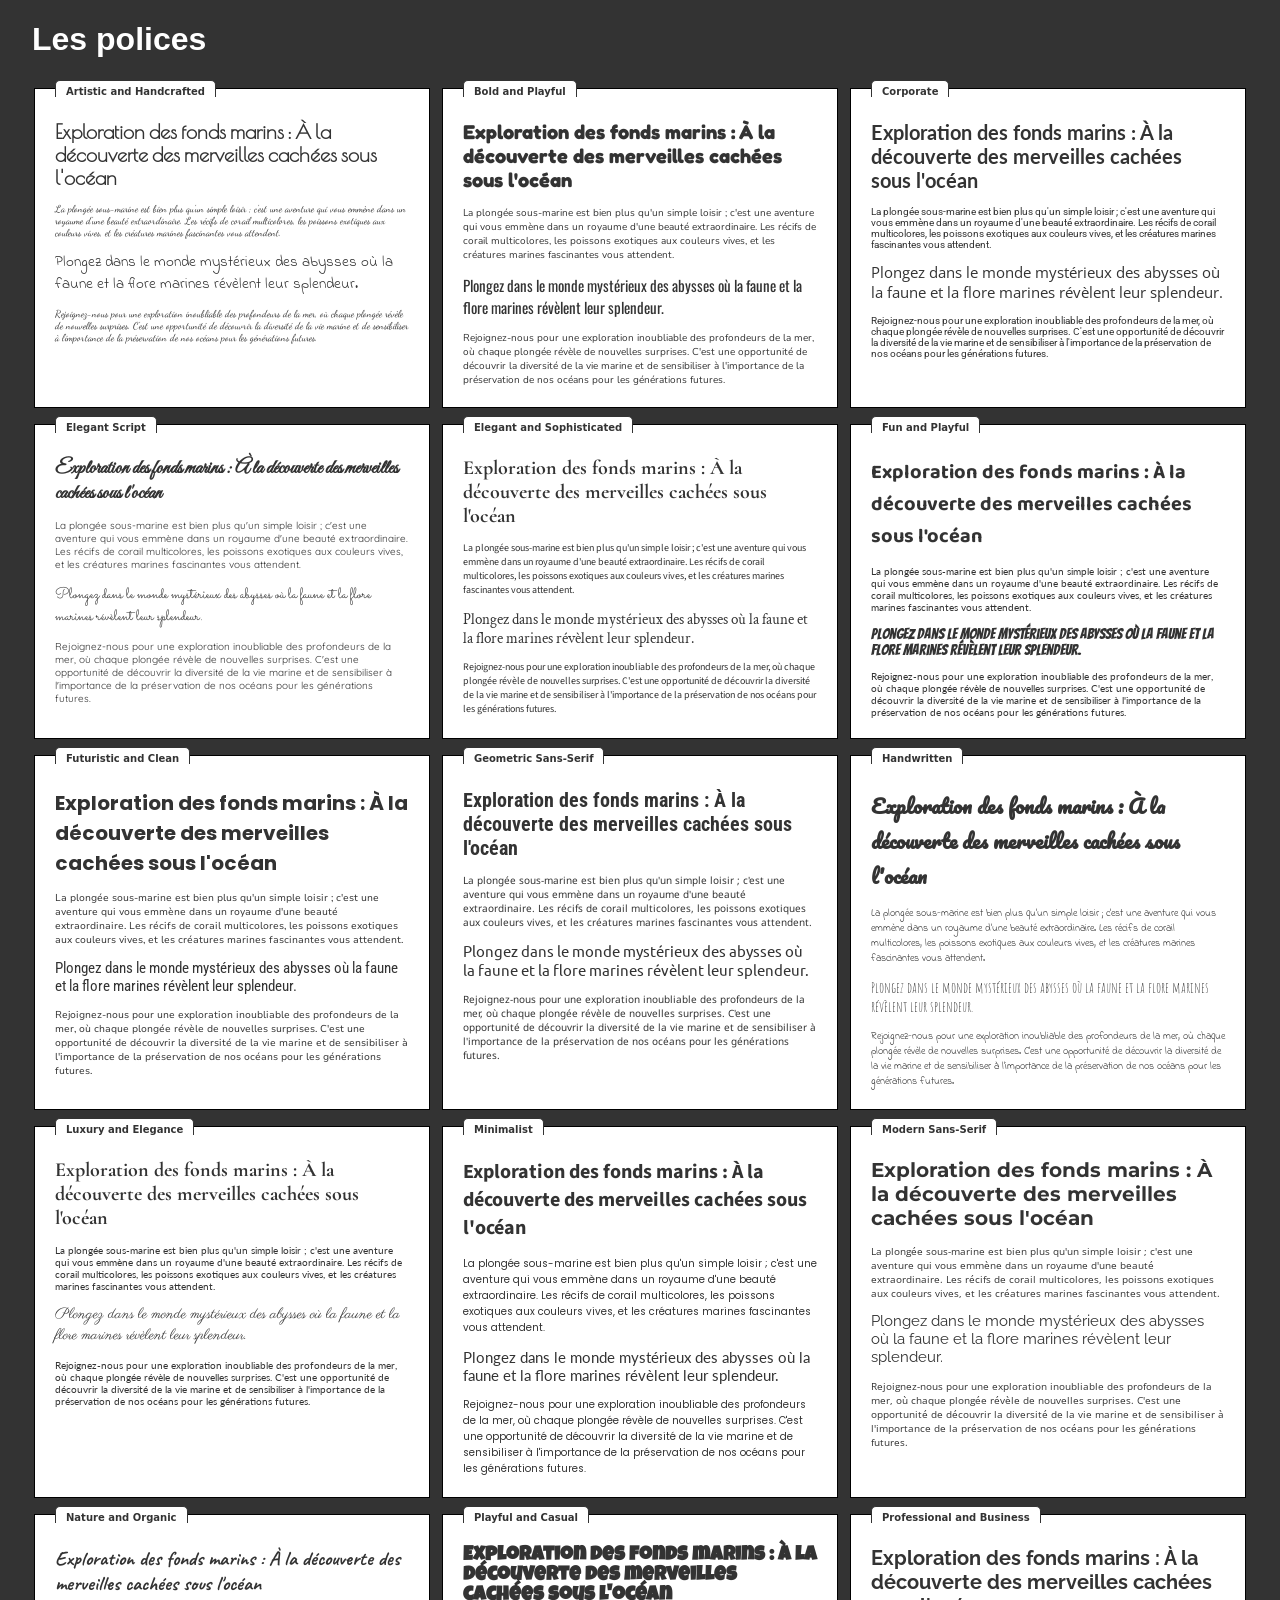
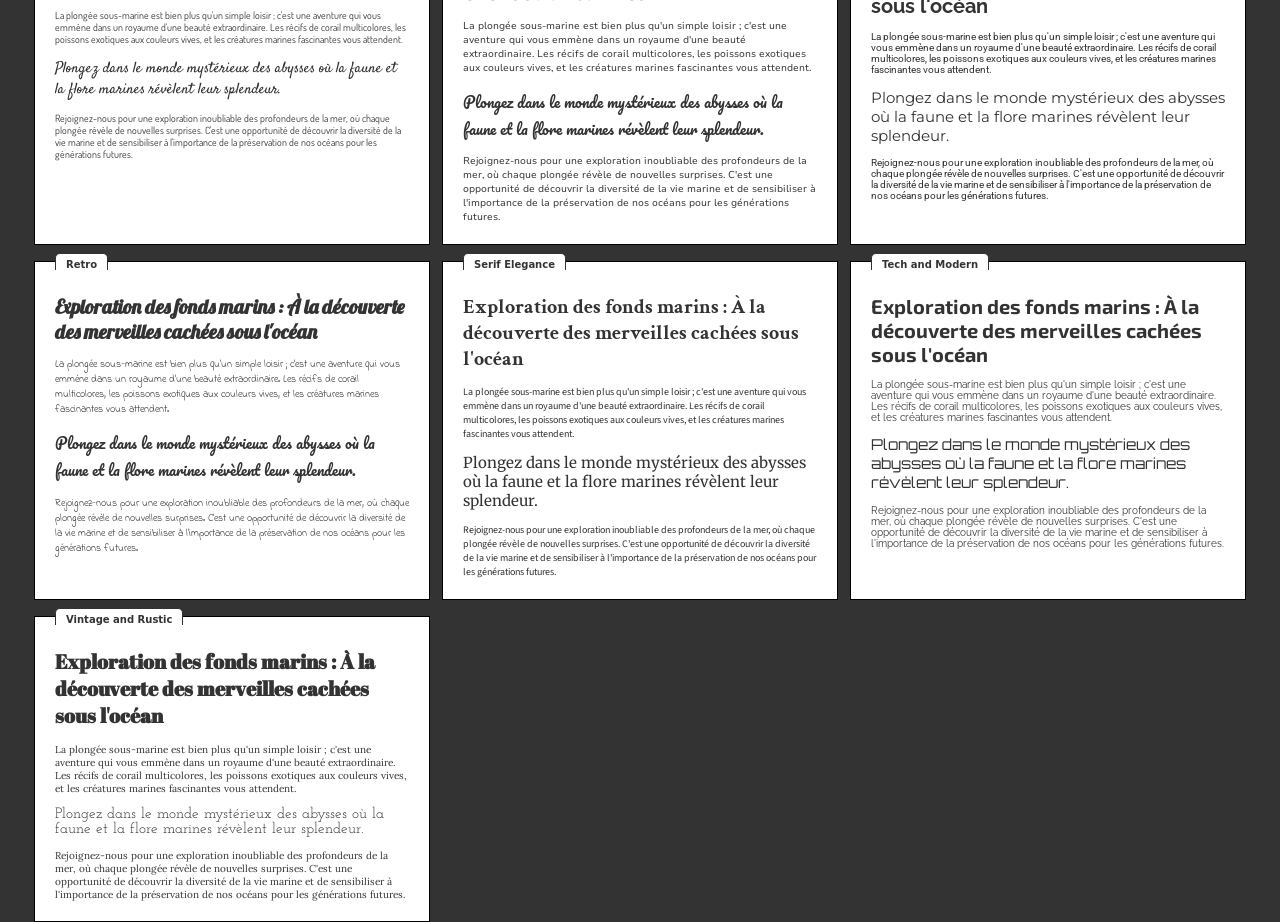
<file: css/polices/index.html>
<!DOCTYPE html>
<html lang="en">

<head>
	<meta charset="UTF-8">
	<meta name="viewport" content="width=device-width, initial-scale=1.0">
	<title>Document</title>
	<link rel="stylesheet" href="style.css">
	<script type="module">
		var card = ``;
		card += `<h1>Exploration des fonds marins : À la découverte des merveilles cachées sous l'océan</h1>`;
		card += `<p>La plongée sous-marine est bien plus qu'un simple loisir ; c'est une aventure qui vous emmène dans un royaume d'une beauté extraordinaire. Les récifs de corail multicolores, les poissons exotiques aux couleurs vives, et les créatures marines fascinantes vous attendent.</p>`;
		card += `<h2>Plongez dans le monde mystérieux des abysses où la faune et la flore marines révèlent leur splendeur.</h2>`;
		card += `<p>Rejoignez-nous pour une exploration inoubliable des profondeurs de la mer, où chaque plongée révèle de nouvelles surprises. C'est une opportunité de découvrir la diversité de la vie marine et de sensibiliser à l'importance de la préservation de nos océans pour les générations futures.</p>`;
		var styles = {
			"Artistic and Handcrafted": "#artistic-handcrafted{--font-heading 'Poiret One', cursive;--font-subheading;'Indie Flower', cursive;--font-body;'Dancing Script', cursive}",
			"Bold and Playful": "#bold-playful{--font-heading: 'Fredoka One', sans-serif;--font-subheading: 'Oswald', sans-serif;--font-body: 'Nunito', sans-serif}",
			"Corporate": "#corporate{--font-heading: 'Lato', sans-serif;--font-subheading: 'Open Sans', sans-serif;--font-body: 'Roboto', sans-serif;}",
			"Elegant Script": "#elegant-script{--font-heading: 'Great Vibes', cursive;--font-subheading: 'Sacramento', cursive;--font-body: 'Quicksand', sans-serif;}",
			"Elegant and Sophisticated": "#elegant-sophisticated{--font-heading: 'Cormorant', serif;--font-subheading: 'Crimson Text', serif;--font-body: 'Source Sans Pro', sans-serif;}",
			"Fun and Playful": "#fun-playful{ --font-heading: 'Baloo', cursive;--font-subheading: 'Bangers', cursive;--font-body: 'Lato', sans-serif;}",
			"Futuristic and Clean": "#futuristic-clean{--font-heading: 'Poppins', sans-serif;--font-subheading: 'Roboto Condensed', sans-serif;--font-body: 'Nunito Sans', sans-serif;}",
			"Geometric Sans-Serif": "#geometric-sans-serif{--font-heading: 'Roboto Condensed', sans-serif;--font-subheading: 'Ubuntu', sans-serif;--font-body: 'Noto Sans', sans-serif;}",
			"Handwritten": "#handwritten{--font-heading: 'Pacifico', sans-serif;--font-subheading: 'Amatic SC', cursive;--font-body: 'Indie Flower', cursive;}",
			"Luxury and Elegance": "#luxury-elegance{--font-heading: 'Cormorant Garamond', serif;--font-subheading: 'Parisienne', cursive;--font-body: 'Lato', sans-serif;}",
			"Minimalist": "#minimalist{--font-heading: 'Source Sans Pro', sans-serif;--font-subheading: 'Lato', sans-serif;--font-body: 'Poppins', sans-serif;}",
			"Modern Sans-Serif": "#modern-serif{--font-heading: 'Montserrat', sans-serif;--font-subheading: 'Raleway', sans-serif;--font-body: 'Open Sans', sans-serif;}",
			"Nature and Organic": "#nature-organic{ --font-heading: 'Caveat', cursive;--font-subheading: 'Satisfy', cursive;--font-body: 'Dosis', sans-serif;}",
			"Playful and Casual": "#playful-casual{--font-heading: 'Luckiest Guy', cursive;--font-subheading: 'Pacifico', cursive;--font-body: 'Nunito Sans', sans-serif;}",
			"Professional and Business": "#professional-business{--font-heading: 'Raleway', sans-serif;--font-subheading: 'Montserrat', sans-serif;--font-body: 'Roboto', sans-serif;}",
			"Retro": "#retro{--font-heading: 'Lobster', cursive;--font-subheading: 'Pacifico', cursive;--font-body: 'Indie Flower', cursive;}",
			"Serif Elegance": "#serif-elegance{--font-heading: 'Crimson Text', serif;--font-subheading: 'Merriweather', serif;--font-body: 'Source Sans Pro', sans-serif;}",
			"Tech and Modern": "#tech-modern{--font-heading: 'Exo 2', sans-serif;--font-subheading: 'Orbitron', sans-serif;--font-body: 'Raleway', sans-serif;}",
			"Vintage and Rustic": "#vintage-rustic{--font-heading: 'Abril Fatface', cursive;--font-subheading: 'Josefin Slab', serif;--font-body: 'Lora', serif;}",
		};
		var style = document.head.appendChild(document.createElement("style"));
		style.innerHTML = Object.values(styles).join("\n");
		for (let nom in styles) {
			var fieldset = document.createElement("fieldset");
			fieldset.classList.add("card");
			let legend = fieldset.appendChild(document.createElement("legend"));
			legend.innerHTML = nom;
			fieldset.id = styles[nom].slice(1).split("{")[0];
			var div = fieldset.appendChild(document.createElement("div"));
			div.innerHTML = card;
			document.querySelector("main").appendChild(fieldset);
		}
	</script>
</head>

<body>
	<div id="interface">
		<header>
			<h1>Les polices</h1>
		</header>
		<main></main>
	</div>
</body>

</html>
</file>
<file: css/polices/style.css>
@import url("artistic-handcrafted.css");
@import url("bold-playful.css");
@import url("corporate.css");
@import url("elegant-script.css");
@import url("elegant-sophisticated.css");
@import url("fun-playful.css");
@import url("futuristic-clean.css");
@import url("geometric-sans-serif.css");
@import url("handwritten.css");
@import url("luxury-elegance.css");
@import url("minimalist.css");
@import url("modern-serif.css");
@import url("nature-organic.css");
@import url("playful-casual.css");
@import url("professional-business.css");
@import url("retro.css");
@import url("serif-elegance.css");
@import url("tech-modern.css");
@import url("vintage-rustic.css");
html {
	background-color: #333;
	color: #fff;
	font-family: Arial, Helvetica, sans-serif;
}
body {
	margin: 0 2em;
}
#interface > header > h1 {
	font-family: Arial, Helvetica, sans-serif;

}
.card {
	font-family: var(--font-body);
	font-size: 10px;
	border: 1px solid black;
	padding: 1em 2em;
	background-color: #fff;
	color: #333;
}
h1,
h3,
.heading {
	font-family: var(--font-heading);
	font-weight: 700;
}
legend {
	font-family: system-ui, -apple-system, BlinkMacSystemFont, 'Segoe UI', Roboto, Oxygen, Ubuntu, Cantarell, 'Open Sans', 'Helvetica Neue', sans-serif;
	font-weight: bold;
	border: 1px solid #333;
	border-bottom: none;
	border-radius: .5em .5em 0 0;
}
h2,
h4,
th,
caption,
label,
figcaption,
.subheading {
	font-family: var(--font-subheading);
	font-weight: 400;
}
legend {
	background-color: #fff;
	padding: .5em 1em 0;
}
main {
	display: grid;
	grid-template-columns: repeat(auto-fit, minmax(300px, 1fr));
	gap: .5em;
}


#artistic-handcrafted {
    --font-heading: 'Poiret One', cursive;
    --font-subheading: 'Indie Flower', cursive;
    --font-body: 'Dancing Script', cursive;
}

#corporate {
    --font-heading: 'Lato', sans-serif;
    --font-subheading: 'Open Sans', sans-serif;
    --font-body: 'Roboto', sans-serif;
}
</file>
